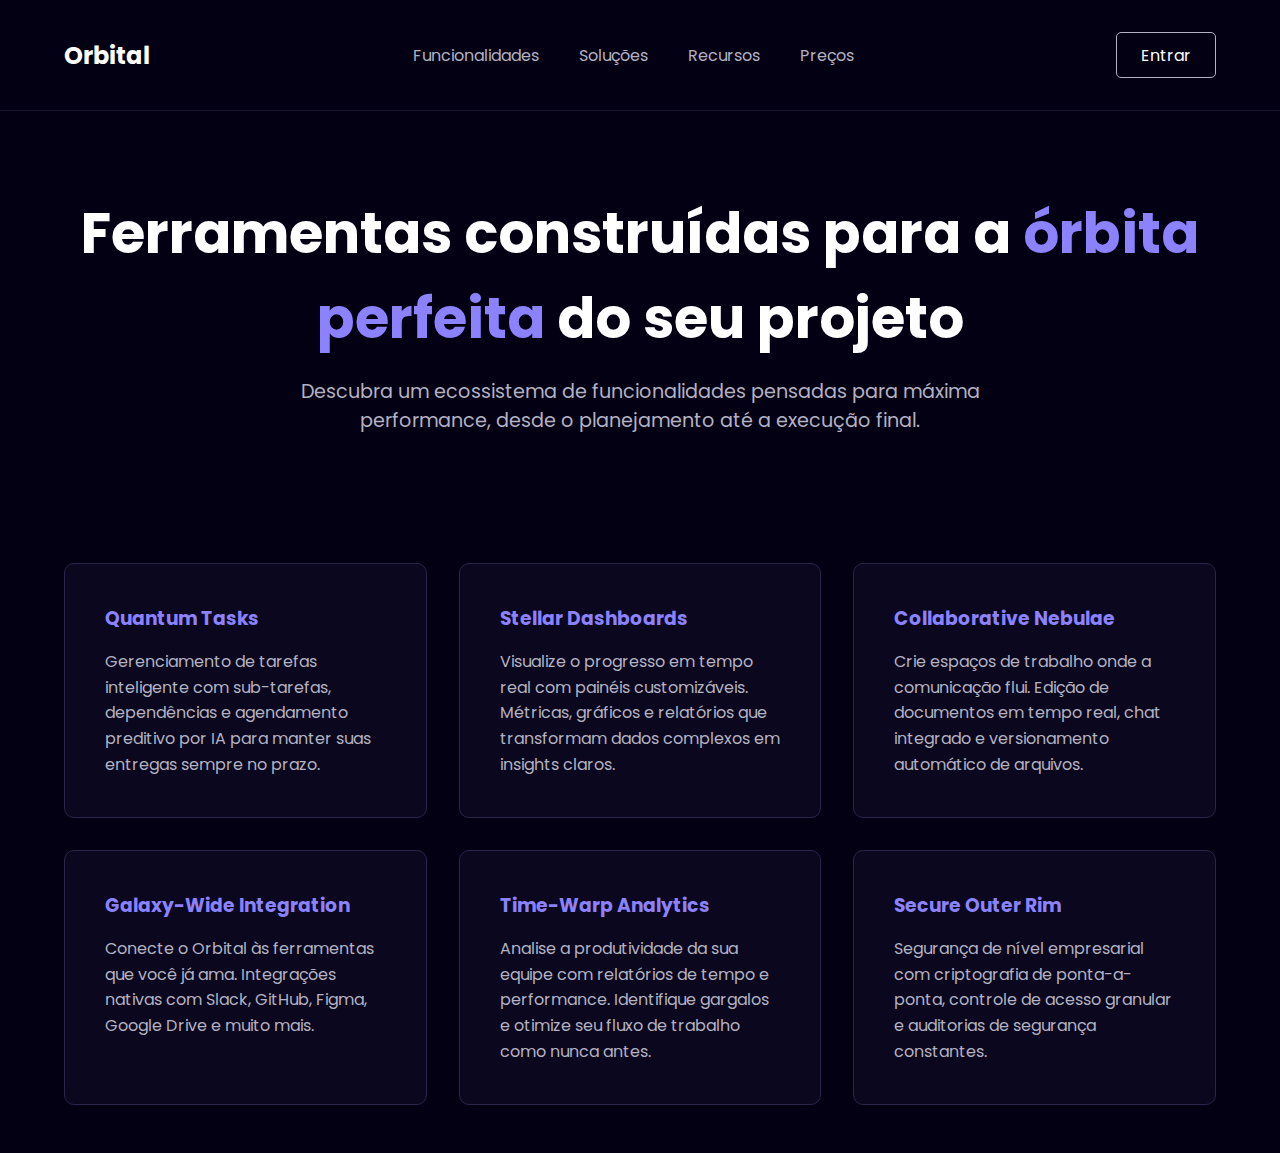
<file: funcionalidades.html>
<!DOCTYPE html>
<html lang="pt-BR">
<head>
    <meta charset="UTF-8">
    <meta name="viewport" content="width=device-width, initial-scale=1.0">
    <title>Funcionalidades - Orbital</title>
    <link rel="stylesheet" href="style.css">
</head>
<body>
    <header>
    <div class="container navbar">
        <a href="index.html" class="logo">Orbital</a>
        <nav>
            <ul class="nav-links" id="nav-links">
                <li><a href="funcionalidades.html">Funcionalidades</a></li>
                <li><a href="solucoes.html">Soluções</a></li>
                <li><a href="recursos.html">Recursos</a></li>
                <li><a href="precos.html">Preços</a></li>
            </ul>
        </nav>
        
        <a href="#" class="sign-in-btn">Entrar</a>

        <div class="mobile-menu-btn" id="mobile-menu-btn">
            <span class="bar"></span>
            <span class="bar"></span>
            <span class="bar"></span>
        </div>
    </div>
</header>

    <main class="container">
        <section class="page-hero">
            <h1>Ferramentas construídas para a <span>órbita perfeita</span> do seu projeto</h1>
            <p>Descubra um ecossistema de funcionalidades pensadas para máxima performance, desde o planejamento até a execução final.</p>
        </section>

        <section class="features-grid">
            <div class="feature-card">
                <h3>Quantum Tasks</h3>
                <p>Gerenciamento de tarefas inteligente com sub-tarefas, dependências e agendamento preditivo por IA para manter suas entregas sempre no prazo.</p>
            </div>
            <div class="feature-card">
                <h3>Stellar Dashboards</h3>
                <p>Visualize o progresso em tempo real com painéis customizáveis. Métricas, gráficos e relatórios que transformam dados complexos em insights claros.</p>
            </div>
            <div class="feature-card">
                <h3>Collaborative Nebulae</h3>
                <p>Crie espaços de trabalho onde a comunicação flui. Edição de documentos em tempo real, chat integrado e versionamento automático de arquivos.</p>
            </div>
            <div class="feature-card">
                <h3>Galaxy-Wide Integration</h3>
                <p>Conecte o Orbital às ferramentas que você já ama. Integrações nativas com Slack, GitHub, Figma, Google Drive e muito mais.</p>
            </div>
            <div class="feature-card">
                <h3>Time-Warp Analytics</h3>
                <p>Analise a produtividade da sua equipe com relatórios de tempo e performance. Identifique gargalos e otimize seu fluxo de trabalho como nunca antes.</p>
            </div>
            <div class="feature-card">
                <h3>Secure Outer Rim</h3>
                <p>Segurança de nível empresarial com criptografia de ponta-a-ponta, controle de acesso granular e auditorias de segurança constantes.</p>
            </div>
        </section>
    </main>
    <script>
    const mobileMenuBtn = document.getElementById('mobile-menu-btn');
    const navLinks = document.getElementById('nav-links');

    mobileMenuBtn.addEventListener('click', () => {
        // Adiciona/remove a classe 'active' para animar o botão (X) e mostrar/esconder o menu
        mobileMenuBtn.classList.toggle('active');
        navLinks.classList.toggle('active');
    });
</script>
</body>
</html>
</file>
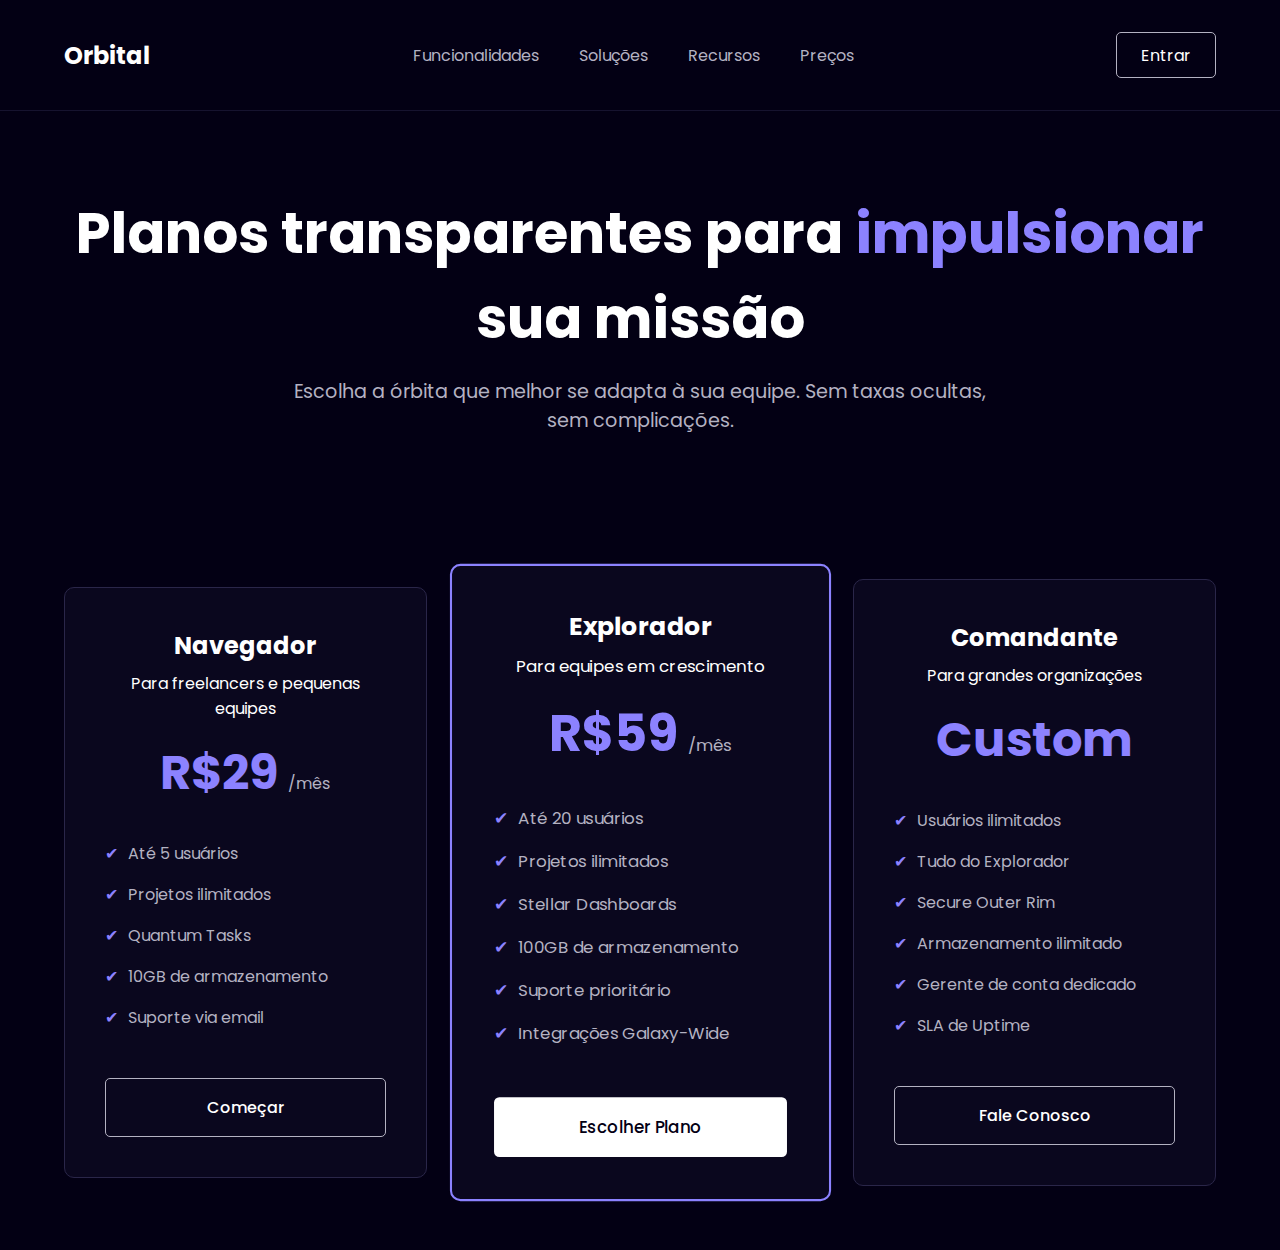
<file: precos.html>
<!DOCTYPE html>
<html lang="pt-BR">
<head>
    <meta charset="UTF-8">
    <meta name="viewport" content="width=device-width, initial-scale=1.0">
    <title>Preços - Orbital</title>
    <link rel="stylesheet" href="style.css">
</head>
<body>
    <header>
    <div class="container navbar">
        <a href="index.html" class="logo">Orbital</a>
        <nav>
            <ul class="nav-links" id="nav-links">
                <li><a href="funcionalidades.html">Funcionalidades</a></li>
                <li><a href="solucoes.html">Soluções</a></li>
                <li><a href="recursos.html">Recursos</a></li>
                <li><a href="precos.html">Preços</a></li>
            </ul>
        </nav>
        
        <a href="#" class="sign-in-btn">Entrar</a>

        <div class="mobile-menu-btn" id="mobile-menu-btn">
            <span class="bar"></span>
            <span class="bar"></span>
            <span class="bar"></span>
        </div>
    </div>
</header>

    <main class="container">
        <section class="page-hero">
            <h1>Planos transparentes para <span>impulsionar</span> sua missão</h1>
            <p>Escolha a órbita que melhor se adapta à sua equipe. Sem taxas ocultas, sem complicações.</p>
        </section>

        <section class="pricing-grid">
            <div class="pricing-card">
                <h3>Navegador</h3>
                <p>Para freelancers e pequenas equipes</p>
                <div class="price">R$29 <span>/mês</span></div>
                <ul>
                    <li>Até 5 usuários</li>
                    <li>Projetos ilimitados</li>
                    <li>Quantum Tasks</li>
                    <li>10GB de armazenamento</li>
                    <li>Suporte via email</li>
                </ul>
                <a href="#" class="btn btn-secondary">Começar</a>
            </div>
            <div class="pricing-card popular">
                <h3>Explorador</h3>
                <p>Para equipes em crescimento</p>
                <div class="price">R$59 <span>/mês</span></div>
                <ul>
                    <li>Até 20 usuários</li>
                    <li>Projetos ilimitados</li>
                    <li>Stellar Dashboards</li>
                    <li>100GB de armazenamento</li>
                    <li>Suporte prioritário</li>
                    <li>Integrações Galaxy-Wide</li>
                </ul>
                <a href="#" class="btn btn-primary">Escolher Plano</a>
            </div>
            <div class="pricing-card">
                <h3>Comandante</h3>
                <p>Para grandes organizações</p>
                <div class="price">Custom <span></span></div>
                 <ul>
                    <li>Usuários ilimitados</li>
                    <li>Tudo do Explorador</li>
                    <li>Secure Outer Rim</li>
                    <li>Armazenamento ilimitado</li>
                    <li>Gerente de conta dedicado</li>
                    <li>SLA de Uptime</li>
                </ul>
                <a href="#" class="btn btn-secondary">Fale Conosco</a>
            </div>
        </section>
    </main>
    <script>
    const mobileMenuBtn = document.getElementById('mobile-menu-btn');
    const navLinks = document.getElementById('nav-links');

    mobileMenuBtn.addEventListener('click', () => {
        // Adiciona/remove a classe 'active' para animar o botão (X) e mostrar/esconder o menu
        mobileMenuBtn.classList.toggle('active');
        navLinks.classList.toggle('active');
    });
</script>
</body>
</html>
</file>
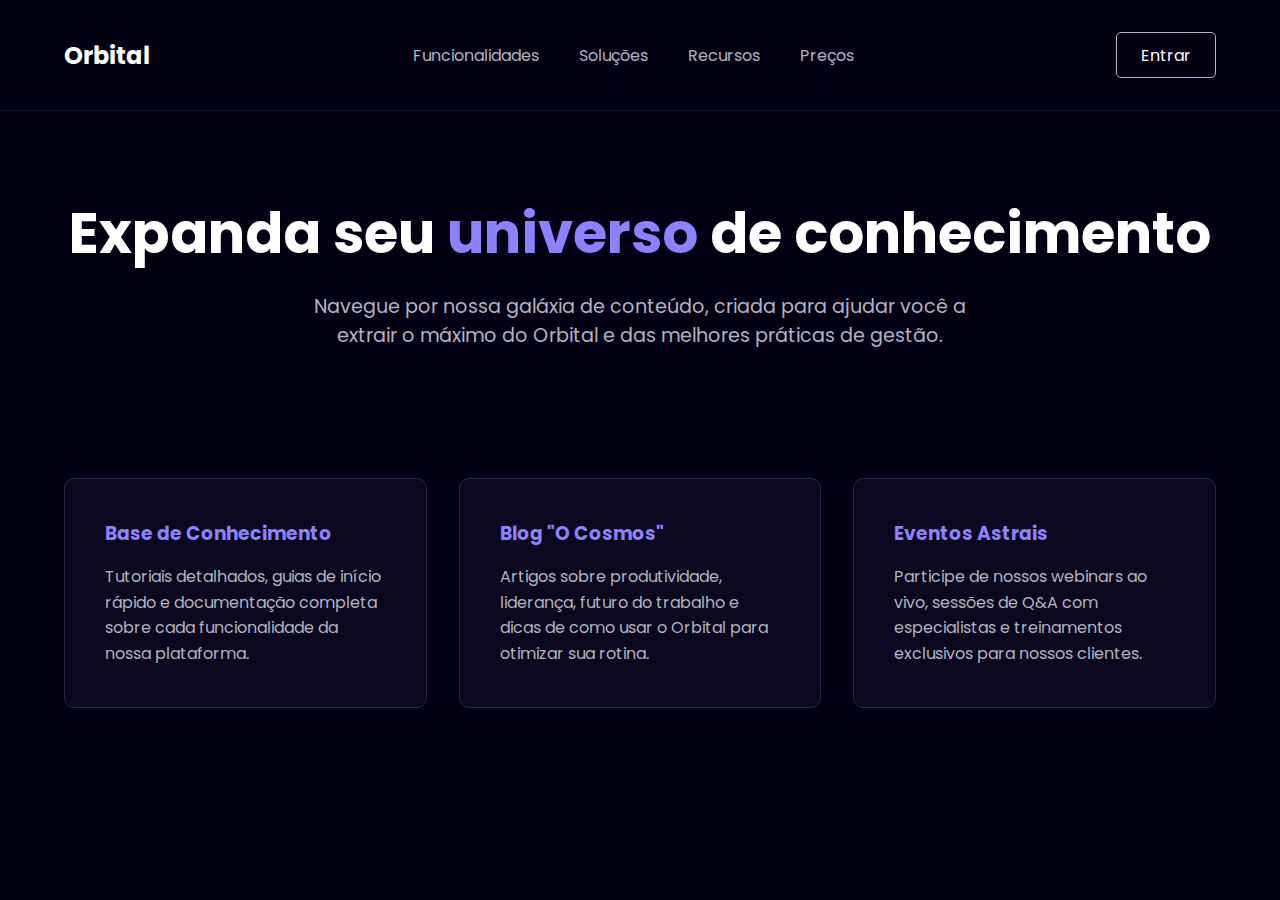
<file: recursos.html>
<!DOCTYPE html>
<html lang="pt-BR">
<head>
    <meta charset="UTF-8">
    <meta name="viewport" content="width=device-width, initial-scale=1.0">
    <title>Recursos - Orbital</title>
    <link rel="stylesheet" href="style.css">
</head>
<body>
    <header>
    <div class="container navbar">
        <a href="index.html" class="logo">Orbital</a>
        <nav>
            <ul class="nav-links" id="nav-links">
                <li><a href="funcionalidades.html">Funcionalidades</a></li>
                <li><a href="solucoes.html">Soluções</a></li>
                <li><a href="recursos.html">Recursos</a></li>
                <li><a href="precos.html">Preços</a></li>
            </ul>
        </nav>
        
        <a href="#" class="sign-in-btn">Entrar</a>

        <div class="mobile-menu-btn" id="mobile-menu-btn">
            <span class="bar"></span>
            <span class="bar"></span>
            <span class="bar"></span>
        </div>
    </div>
</header>

     <main class="container">
        <section class="page-hero">
            <h1>Expanda seu <span>universo</span> de conhecimento</h1>
            <p>Navegue por nossa galáxia de conteúdo, criada para ajudar você a extrair o máximo do Orbital e das melhores práticas de gestão.</p>
        </section>

        <section class="features-grid">
            <div class="feature-card">
                <h3>Base de Conhecimento</h3>
                <p>Tutoriais detalhados, guias de início rápido e documentação completa sobre cada funcionalidade da nossa plataforma.</p>
            </div>
            <div class="feature-card">
                <h3>Blog "O Cosmos"</h3>
                <p>Artigos sobre produtividade, liderança, futuro do trabalho e dicas de como usar o Orbital para otimizar sua rotina.</p>
            </div>
            <div class="feature-card">
                <h3>Eventos Astrais</h3>
                <p>Participe de nossos webinars ao vivo, sessões de Q&A com especialistas e treinamentos exclusivos para nossos clientes.</p>
            </div>
        </section>
    </main>
    <script>
    const mobileMenuBtn = document.getElementById('mobile-menu-btn');
    const navLinks = document.getElementById('nav-links');

    mobileMenuBtn.addEventListener('click', () => {
        // Adiciona/remove a classe 'active' para animar o botão (X) e mostrar/esconder o menu
        mobileMenuBtn.classList.toggle('active');
        navLinks.classList.toggle('active');
    });
</script>
</body>
</html>
</file>
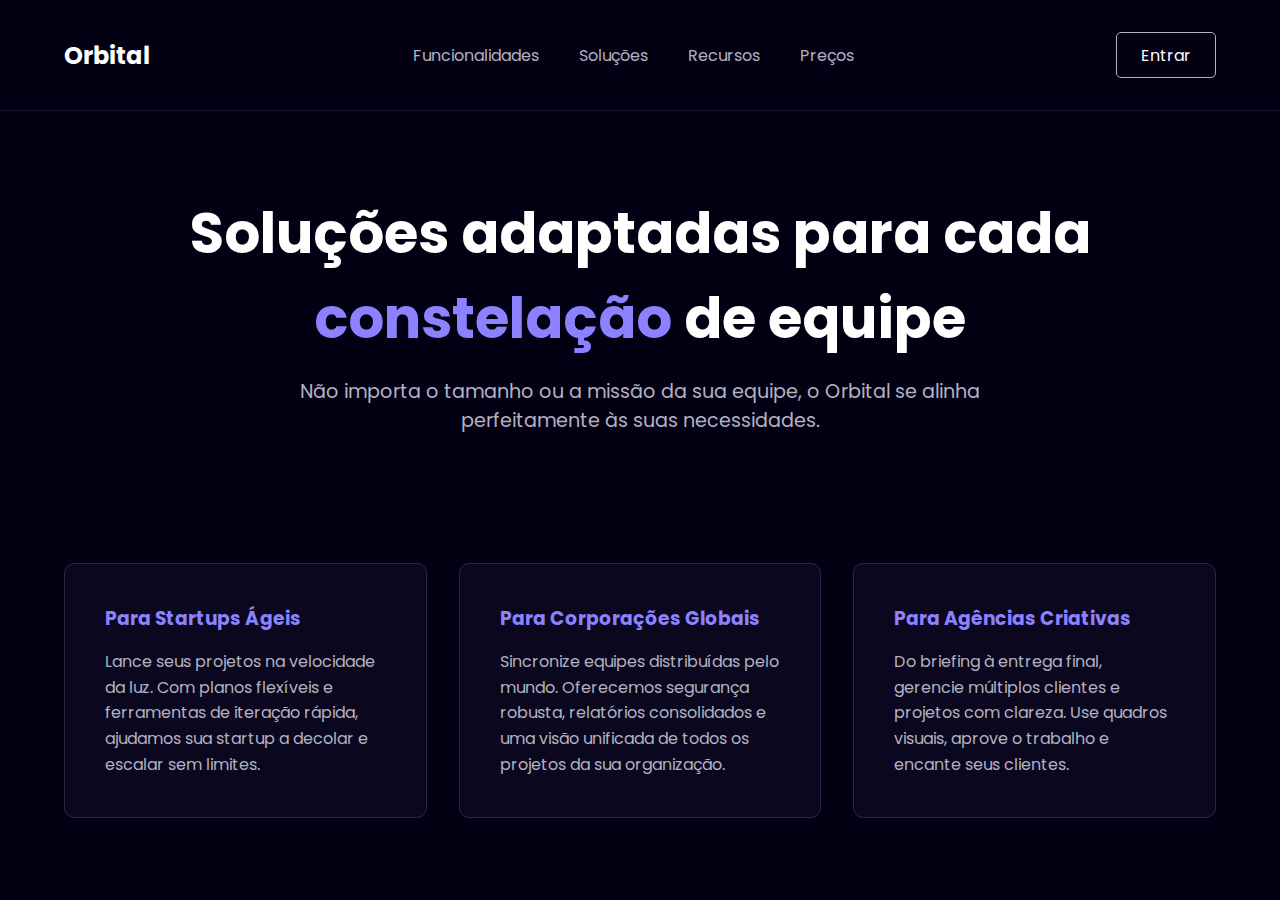
<file: solucoes.html>
<!DOCTYPE html>
<html lang="pt-BR">
<head>
    <meta charset="UTF-8">
    <meta name="viewport" content="width=device-width, initial-scale=1.0">
    <title>Soluções - Orbital</title>
    <link rel="stylesheet" href="style.css">
</head>
<body>
    <header>
    <div class="container navbar">
        <a href="index.html" class="logo">Orbital</a>
        <nav>
            <ul class="nav-links" id="nav-links">
                <li><a href="funcionalidades.html">Funcionalidades</a></li>
                <li><a href="solucoes.html">Soluções</a></li>
                <li><a href="recursos.html">Recursos</a></li>
                <li><a href="precos.html">Preços</a></li>
            </ul>
        </nav>
        
        <a href="#" class="sign-in-btn">Entrar</a>

        <div class="mobile-menu-btn" id="mobile-menu-btn">
            <span class="bar"></span>
            <span class="bar"></span>
            <span class="bar"></span>
        </div>
    </div>
    </header>

     <main class="container">
        <section class="page-hero">
            <h1>Soluções adaptadas para cada <span>constelação</span> de equipe</h1>
            <p>Não importa o tamanho ou a missão da sua equipe, o Orbital se alinha perfeitamente às suas necessidades.</p>
        </section>

        <section class="features-grid">
            <div class="feature-card">
                <h3>Para Startups Ágeis</h3>
                <p>Lance seus projetos na velocidade da luz. Com planos flexíveis e ferramentas de iteração rápida, ajudamos sua startup a decolar e escalar sem limites.</p>
            </div>
            <div class="feature-card">
                <h3>Para Corporações Globais</h3>
                <p>Sincronize equipes distribuídas pelo mundo. Oferecemos segurança robusta, relatórios consolidados e uma visão unificada de todos os projetos da sua organização.</p>
            </div>
            <div class="feature-card">
                <h3>Para Agências Criativas</h3>
                <p>Do briefing à entrega final, gerencie múltiplos clientes e projetos com clareza. Use quadros visuais, aprove o trabalho e encante seus clientes.</p>
            </div>
        </section>
    </main>
    <script>
    const mobileMenuBtn = document.getElementById('mobile-menu-btn');
    const navLinks = document.getElementById('nav-links');

    mobileMenuBtn.addEventListener('click', () => {
        // Adiciona/remove a classe 'active' para animar o botão (X) e mostrar/esconder o menu
        mobileMenuBtn.classList.toggle('active');
        navLinks.classList.toggle('active');
    });
</script>
</body>
</html>
</file>
<file: style.css>
/* style.css (VERSÃO ATUALIZADA E RESPONSIVA) */
@import url('https://fonts.googleapis.com/css2?family=Poppins:wght@300;400;500;700&display=swap');

:root {
    --bg-color: #030014;
    --primary-text-color: #ffffff;
    --secondary-text-color: #b4b2c2;
    --highlight-color: #8c82ff;
    --card-bg-color: #0a071e;
    --border-color: #2a2649;
}

* {
    margin: 0;
    padding: 0;
    box-sizing: border-box;
}

body {
    background-color: var(--bg-color);
    color: var(--primary-text-color);
    font-family: 'Poppins', sans-serif;
    overflow-x: hidden;
}

.container {
    width: 90%;
    max-width: 1200px;
    margin: 0 auto;
}

/* === HEADER NAVEGAÇÃO === */
header {
    padding: 2rem 0;
    border-bottom: 1px solid rgba(42, 38, 73, 0.5);
    position: relative; /* Necessário para o menu mobile */
}

.navbar {
    display: flex;
    justify-content: space-between;
    align-items: center;
}

.logo {
    font-size: 1.5rem;
    font-weight: 700;
    color: var(--primary-text-color);
    text-decoration: none;
    z-index: 10; /* Para ficar acima do menu mobile */
}

.nav-links {
    display: flex;
    list-style: none;
    gap: 2.5rem;
}

.nav-links a {
    color: var(--secondary-text-color);
    text-decoration: none;
    font-size: 1rem;
    transition: color 0.3s ease;
    padding-bottom: 5px;
    border-bottom: 2px solid transparent;
}

.nav-links a:hover {
    color: var(--primary-text-color);
}
.nav-links a.active {
    color: var(--primary-text-color);
    border-bottom: 2px solid var(--highlight-color);
}

.sign-in-btn {
    background-color: transparent;
    color: var(--primary-text-color);
    border: 1px solid var(--secondary-text-color);
    padding: 0.6rem 1.5rem;
    border-radius: 5px;
    cursor: pointer;
    text-decoration: none;
    transition: all 0.3s ease;
}

.sign-in-btn:hover {
    background-color: var(--primary-text-color);
    color: var(--bg-color);
}


/* === MENU MOBILE (HAMBÚRGUER) === */
.mobile-menu-btn {
    display: none; /* Escondido em telas grandes */
    cursor: pointer;
    z-index: 10;
}
.mobile-menu-btn .bar {
    display: block;
    width: 25px;
    height: 3px;
    margin: 5px auto;
    background-color: var(--primary-text-color);
    transition: all 0.3s ease-in-out;
}


/* === ESTILOS GERAIS DE PÁGINA === */
.page-hero {
    text-align: center;
    padding: 5rem 0;
}
.page-hero h1 {
    font-size: 3.5rem;
    margin-bottom: 1rem;
}
.page-hero h1 span {
    color: var(--highlight-color);
}
.page-hero p {
    font-size: 1.2rem;
    color: var(--secondary-text-color);
    max-width: 700px;
    margin: 0 auto;
}

/* === BOTÕES === */
.btn {
    padding: 1rem 2rem;
    border-radius: 5px;
    text-decoration: none;
    font-weight: 500;
    margin-right: 1rem;
    transition: all 0.3s ease;
    display: inline-block;
}
.btn-primary {
    background-color: var(--primary-text-color);
    color: var(--bg-color);
}
.btn-primary:hover {
    opacity: 0.9;
}
.btn-secondary {
    background-color: transparent;
    color: var(--primary-text-color);
    border: 1px solid var(--secondary-text-color);
}
.btn-secondary:hover {
    background-color: var(--primary-text-color);
    color: var(--bg-color);
}

/* === SEÇÃO DE FUNCIONALIDADES E SOLUÇÕES === */
.features-grid {
    display: grid;
    grid-template-columns: repeat(auto-fit, minmax(300px, 1fr));
    gap: 2rem;
    padding: 3rem 0;
}
.feature-card {
    background-color: var(--card-bg-color);
    padding: 2.5rem;
    border-radius: 10px;
    border: 1px solid var(--border-color);
    transition: transform 0.3s ease, box-shadow 0.3s ease;
}
.feature-card:hover {
    transform: translateY(-10px);
    box-shadow: 0 10px 30px rgba(140, 130, 255, 0.1);
}
.feature-card h3 {
    color: var(--highlight-color);
    margin-bottom: 1rem;
}
.feature-card p {
    color: var(--secondary-text-color);
    line-height: 1.6;
}

/* === SEÇÃO DE PREÇOS === */
.pricing-grid {
    display: grid;
    grid-template-columns: repeat(auto-fit, minmax(300px, 1fr));
    gap: 2rem;
    padding: 4rem 0;
    align-items: center;
}
.pricing-card {
    background-color: var(--card-bg-color);
    padding: 2.5rem;
    border-radius: 10px;
    border: 1px solid var(--border-color);
    text-align: center;
    transition: transform 0.3s ease, box-shadow 0.3s ease;
}
.pricing-card.popular {
    transform: scale(1.05);
    border: 2px solid var(--highlight-color);
}
.pricing-card h3 { font-size: 1.5rem; margin-bottom: 0.5rem; }
.price { font-size: 3rem; font-weight: 700; color: var(--highlight-color); margin: 1rem 0; }
.price span { font-size: 1rem; font-weight: 400; color: var(--secondary-text-color); }
.pricing-card ul { list-style: none; margin: 2rem 0; text-align: left; }
.pricing-card li { color: var(--secondary-text-color); margin-bottom: 1rem; }
.pricing-card li::before { content: '✔'; color: var(--highlight-color); margin-right: 10px; }
.pricing-card .btn { width: 100%; margin-top: 1rem; }

/* === PÁGINA INICIAL ESPECÍFICOS === */
.hero { display: flex; align-items: center; justify-content: space-between; min-height: 70vh; padding-bottom: 5rem; gap: 2rem; }
.hero-text { flex: 1; max-width: 50%; }
.hero-text h1 { font-size: 4rem; font-weight: 700; line-height: 1.2; margin-bottom: 1.5rem; }
.hero-text h1 span { color: var(--highlight-color); }
.hero-text p { font-size: 1.1rem; color: var(--secondary-text-color); margin-bottom: 2.5rem; max-width: 500px; }
.hero-globe { flex: 1; display: flex; justify-content: center; align-items: center; min-height: 500px; }
#globeCanvas { width: 100% !important; height: 100% !important; max-width: 500px; max-height: 500px; }
.stats { display: flex; justify-content: space-around; padding: 2rem 0; }
.stat-item { text-align: center; }
.stat-item h3 { font-size: 2.5rem; font-weight: 700; }
.stat-item p { color: var(--secondary-text-color); font-size: 1rem; }

/* ======================================= */
/* === RESPONSIVIDADE (MEDIA QUERIES) === */
/* ======================================= */

@media (max-width: 992px) {
    /* --- Correção da Página Inicial --- */
    .hero {
        flex-direction: column;
        text-align: center;
    }
    .hero-text {
        max-width: 100%;
        margin-top: 2rem;
    }
    .hero-text h1 {
        font-size: 3rem; /* Diminui a fonte do título */
    }
    .hero-text p {
        margin-left: auto;
        margin-right: auto;
    }
    .hero-globe {
        min-height: 350px; /* Diminui a altura do globo */
        width: 100%;
    }
    #globeCanvas {
        max-width: 350px;
        max-height: 350px;
    }
}


@media (max-width: 768px) {
    /* --- Estilos do Menu Mobile Ativo --- */
    .mobile-menu-btn {
        display: block; /* Mostra o botão hambúrguer */
    }

    .mobile-menu-btn.active .bar:nth-child(2) {
        opacity: 0; /* Esconde a barra do meio */
    }
    .mobile-menu-btn.active .bar:nth-child(1) {
        transform: translateY(8px) rotate(45deg); /* Gira para formar o 'X' */
    }
    .mobile-menu-btn.active .bar:nth-child(3) {
        transform: translateY(-8px) rotate(-45deg); /* Gira para formar o 'X' */
    }

    .nav-links {
        display: none; /* Esconde o menu normal */
        position: absolute;
        top: 95px; /* Altura do header */
        left: 0;
        background-color: var(--card-bg-color);
        width: 100%;
        flex-direction: column;
        align-items: center;
        padding: 2rem 0;
        gap: 2rem;
        border-bottom: 1px solid var(--border-color);
    }
    
    .nav-links.active {
        display: flex; /* Mostra o menu quando o botão é clicado */
    }

    .sign-in-btn {
        display: none; /* Opcional: esconder o botão de entrar no mobile */
    }

    /* --- Outros ajustes gerais --- */
    .page-hero h1 {
        font-size: 2.5rem;
    }

    .stats {
        flex-direction: column;
        gap: 2rem;
    }
}
</file>
